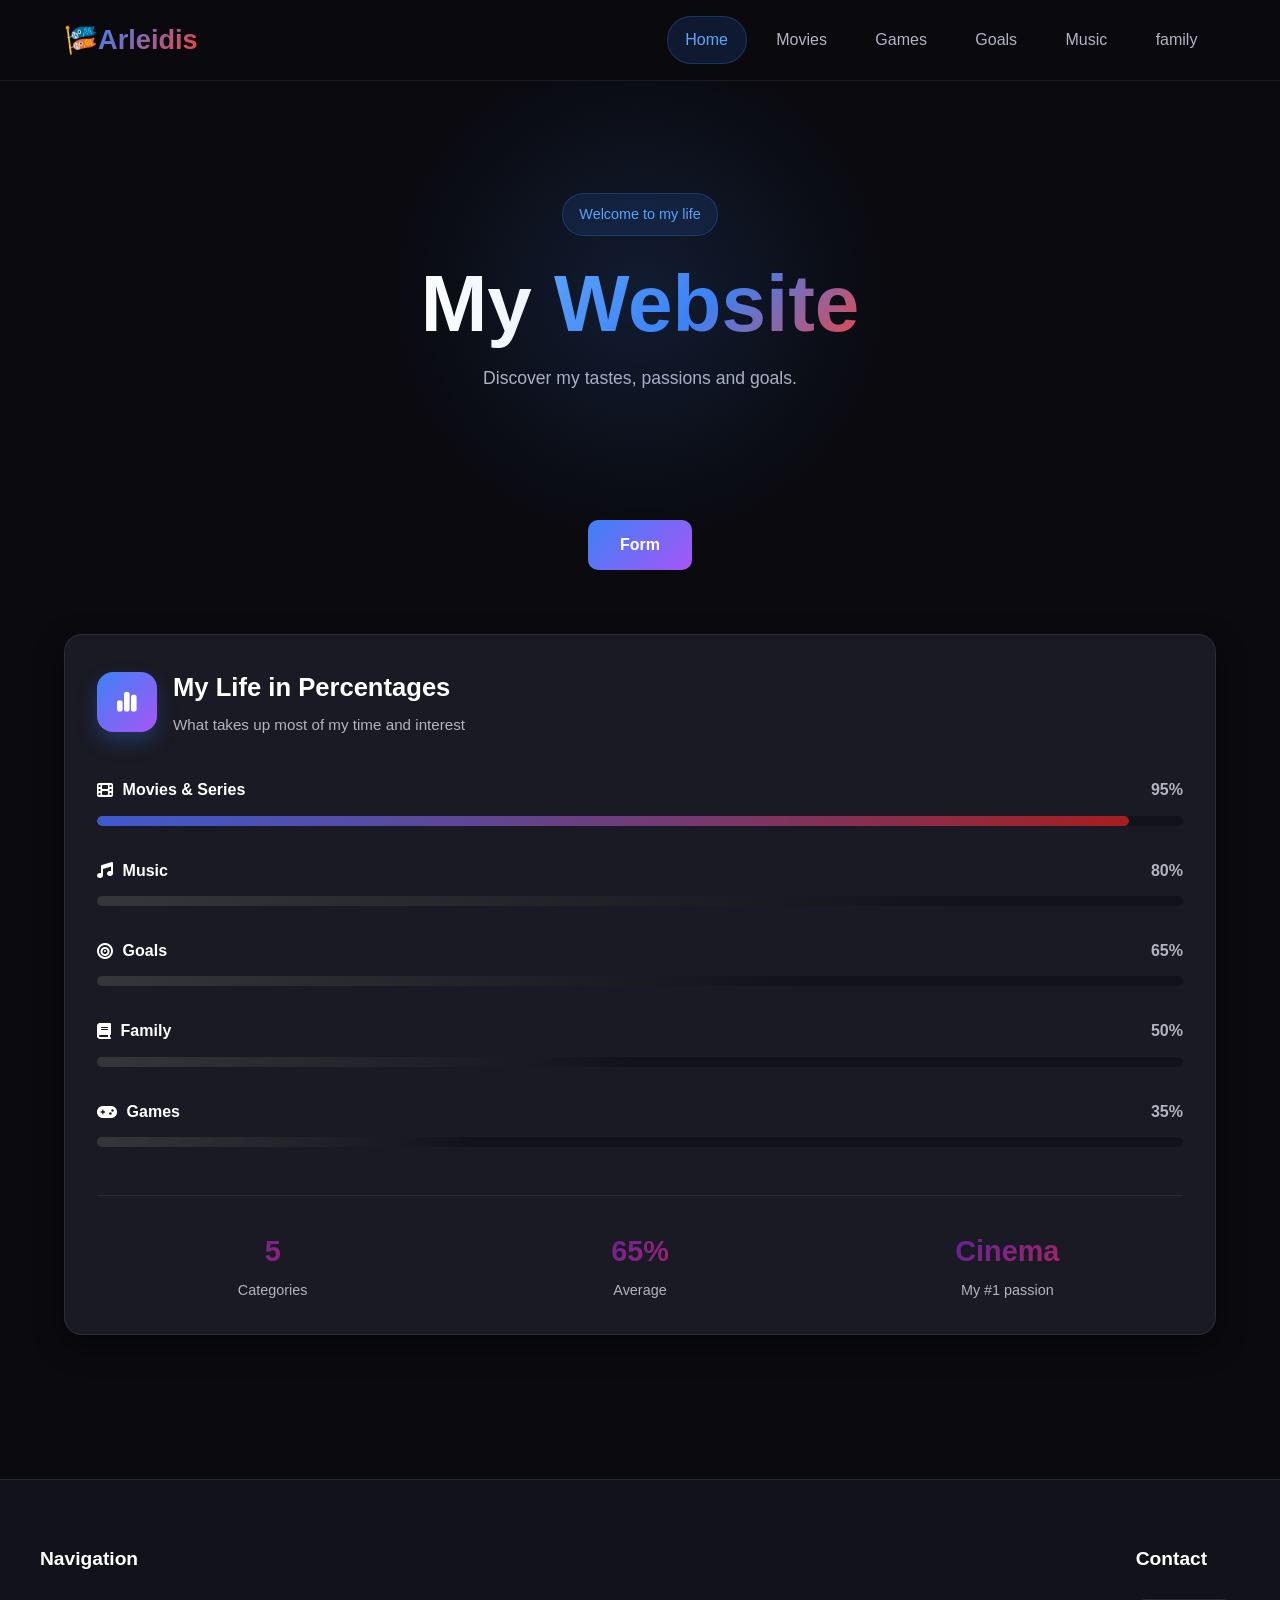
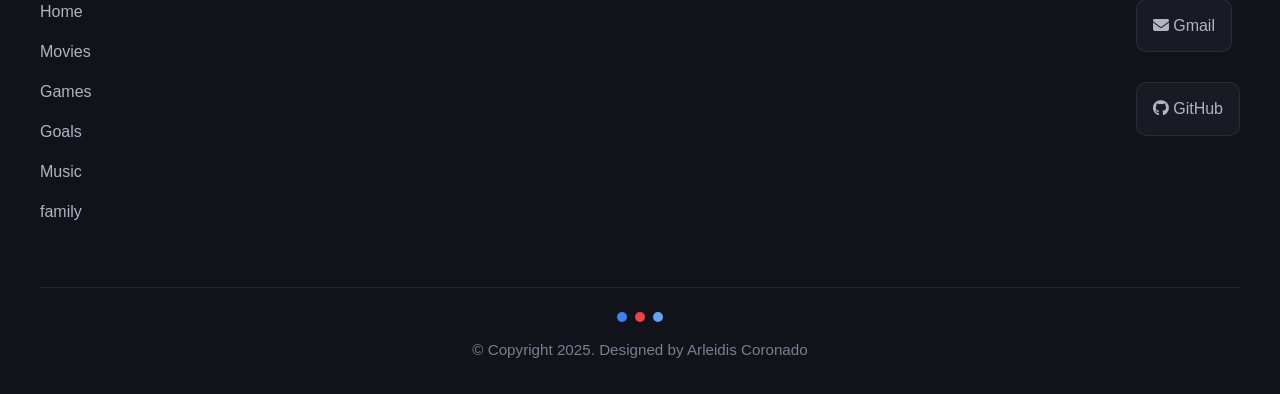
<file: index.html>
<!DOCTYPE html>
<html lang="en">

<head>
    <meta charset="UTF-8">
    <meta name="viewport" content="width=device-width, initial-scale=1.0">
    <title>Home - My Website</title>

    <!-- ICONS -->
    <link rel="stylesheet" href="https://cdnjs.cloudflare.com/ajax/libs/font-awesome/6.5.1/css/all.min.css">

    <link rel="stylesheet" href="css/index.css">
</head>

<body>

    <header class="header">
        <div class="header-content">
            <h1 class="logo">🎏<span>Arleidis</span></h1>

            <nav class="nav-links">
                <a href="index.html" class="nav-link active">Home</a>
                <a href="movies.html" class="nav-link">Movies</a>
                <a href="games.html" class="nav-link">Games</a>
                <a href="Goals.html" class="nav-link">Goals</a>
                <a href="music.html" class="nav-link">Music</a>
                <a href="family.html" class="nav-link">family</a>
            </nav>
        </div>
    </header>

    <main class="main-content">

        <section id="inicio" class="module active">

            <!-- HERO -->
            <div class="hero">
                <div class="hero-badge">Welcome to my life</div>

                <h2 class="hero-title">My <span>Website</span></h2>

                <p class="hero-description">
                    Discover my tastes, passions and goals.
                </p>
            </div>

            <!-- FORM -->
            <!-- FORM -->
            <div class="form-container">
                <button class="form-toggle-btn" onclick="toggleForm()">Form</button>

                <div class="contact-form" id="contact-form" style="display:none;">

                    <form id="contactForm">

                        <div class="form-group">
                            <label>Name:</label>
                            <input type="text" id="name" required>
                        </div>

                        <div class="form-group">
                            <label>Group-scrum:</label>
                            <input type="text" id="group" required>
                        </div>

                        <div class="form-group">
                            <label>Score:</label>
                            <input type="text" id="score" required>
                        </div>

                        <div class="form-group">
                            <label>Message:</label>
                            <input type="text" id="message" required>
                        </div>

                        <button type="submit" class="form-submit-btn">
                            Send your message
                        </button>

                    </form>

                </div>
            </div>

            <!-- PERCENT SECTION -->
            <section class="percent-section">

                <div class="percent-header">
                    <div class="percent-icon">
                        <i class="fa-solid fa-chart-simple"></i>
                    </div>

                    <div>
                        <h2>My Life in Percentages</h2>
                        <p>What takes up most of my time and interest</p>
                    </div>
                </div>

                <!-- ITEM -->
                <div class="progress-item">
                    <div class="progress-title">
                        <span><i class="fa-solid fa-film"></i> Movies & Series</span>
                        <span>95%</span>
                    </div>

                    <div class="progress-bar">
                        <div class="progress-fill peliculas"></div>
                    </div>
                </div>

                <!-- ITEM -->
                <div class="progress-item">
                    <div class="progress-title">
                        <span><i class="fa-solid fa-music"></i> Music</span>
                        <span>80%</span>
                    </div>

                    <div class="progress-bar">
                        <div class="progress-fill musica"></div>
                    </div>
                </div>

                <!-- ITEM -->
                <div class="progress-item">
                    <div class="progress-title">
                        <span><i class="fa-solid fa-bullseye"></i> Goals</span>
                        <span>65%</span>
                    </div>

                    <div class="progress-bar">
                        <div class="progress-fill metas"></div>
                    </div>
                </div>

                <!-- ITEM -->
                <div class="progress-item">
                    <div class="progress-title">
                        <span><i class="fa-solid fa-book"></i> Family</span>
                        <span>50%</span>
                    </div>

                    <div class="progress-bar">
                        <div class="progress-fill family"></div>
                    </div>
                </div>

                <!-- ITEM -->
                <div class="progress-item">
                    <div class="progress-title">
                        <span><i class="fa-solid fa-gamepad"></i> Games</span>
                        <span>35%</span>
                    </div>

                    <div class="progress-bar">
                        <div class="progress-fill juegos"></div>
                    </div>
                </div>

                <!-- STATS -->
                <div class="stats-container">

                    <div class="stat-box">
                        <h3>5</h3>
                        <p>Categories</p>
                    </div>

                    <div class="stat-box">
                        <h3>65%</h3>
                        <p>Average</p>
                    </div>

                    <div class="stat-box">
                        <h3>Cinema</h3>
                        <p>My #1 passion</p>
                    </div>

                </div>

            </section>

        </section>

    </main>

    <!-- FOOTER -->
    <footer class="footer">

        <div class="footer-container">

            <!-- NAVIGATION -->
            <div class="footer-column">
                <h3>Navigation</h3>

                <a href="index.html">Home</a>
                <a href="movies.html">Movies</a>
                <a href="games.html">Games</a>
                <a href="Goals.html">Goals</a>
                <a href="music.html">Music</a>
                <a href="family.html">family</a>
            </div>

            <!-- CONTACT -->
            <div class="footer-column">
                <h3>Contact</h3>

                <div class="contact-buttons">

                    <a href="mailto:arlcornd@gmail.com" class="contact-btn">
                        <i class="fa-solid fa-envelope"></i> Gmail
                    </a>

                    <a href="https://github.com/Aetheresa" target="_blank" class="contact-btn">
                        <i class="fa-brands fa-github"></i> GitHub
                    </a>

                </div>
            </div>

        </div>

        <!-- Footer -->
        <div class="footer-bottom">

            <div class="footer-dots">
                <span></span>
                <span></span>
                <span></span>
            </div>

            <p>© Copyright 2025. Designed by Arleidis Coronado</p>

        </div>

    </footer>

    <script src="js/script.js"></script>

</body>

</html>
</file>
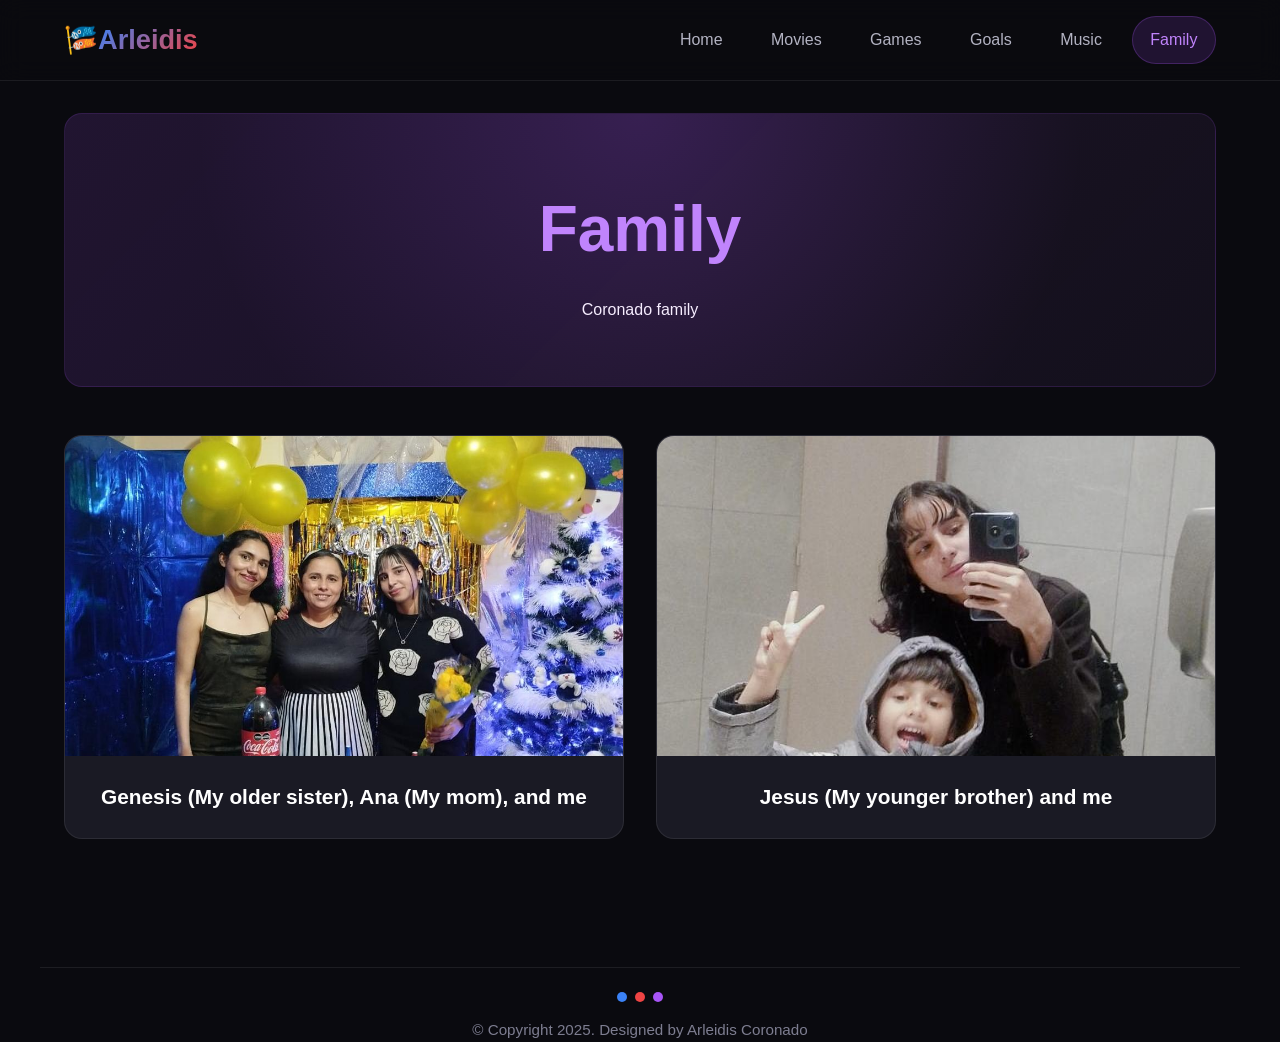
<file: family.html>
<!DOCTYPE html>
<html lang="en">

<head>
    <meta charset="UTF-8">
    <meta name="viewport" content="width=device-width, initial-scale=1.0">
    <title>Family</title>
    <link rel="stylesheet" href="css/family.css">
</head>

<body>
    <header class="header">
        <div class="header-content">
            <h1 class="logo">🎏<span>Arleidis</span></h1>

            <nav class="nav-links">
                <a href="index.html" class="nav-link">Home</a>
                <a href="movies.html" class="nav-link">Movies</a>
                <a href="games.html" class="nav-link">Games</a>
                <a href="Goals.html" class="nav-link">Goals</a>
                <a href="music.html" class="nav-link">Music</a>
                <a href="family.html" class="nav-link active">Family</a>
            </nav>
        </div>
    </header>

    <main>
        <section id="family-section" class="module active">

            <div class="module-hero purple">
                <h2>Family</h2>
                <p>Coronado family</p>
            </div>

            <div class="family-grid">

                <article class="family-card">
                    <div class="family-cover">
                         <img src="img/family.jpg" alt="Family">
                    </div>
                    <div class="family-body">
                        <h3>Genesis (My older sister), Ana (My mom), and me</h3>
                    </div>
                </article>
                <article class="family-card">
                    <div class="family-cover">
                         <img src="img/brother.jpeg" alt="Family">
                    </div>
                    <div class="family-body">
                        <h3>Jesus (My younger brother) and me</h3>
                    </div>
                </article>

            </div>
        </section>
    </main>

    <!-- Footer -->
    <footer>
        <div class="footer-bottom">
            <div class="footer-dots">
                <span></span>
                <span></span>
                <span></span>
            </div>
            <p>© Copyright 2025. Designed by Arleidis Coronado</p>
        </div>
    </footer>

    <script src="js/script.js"></script>
</body>

</html>
</file>
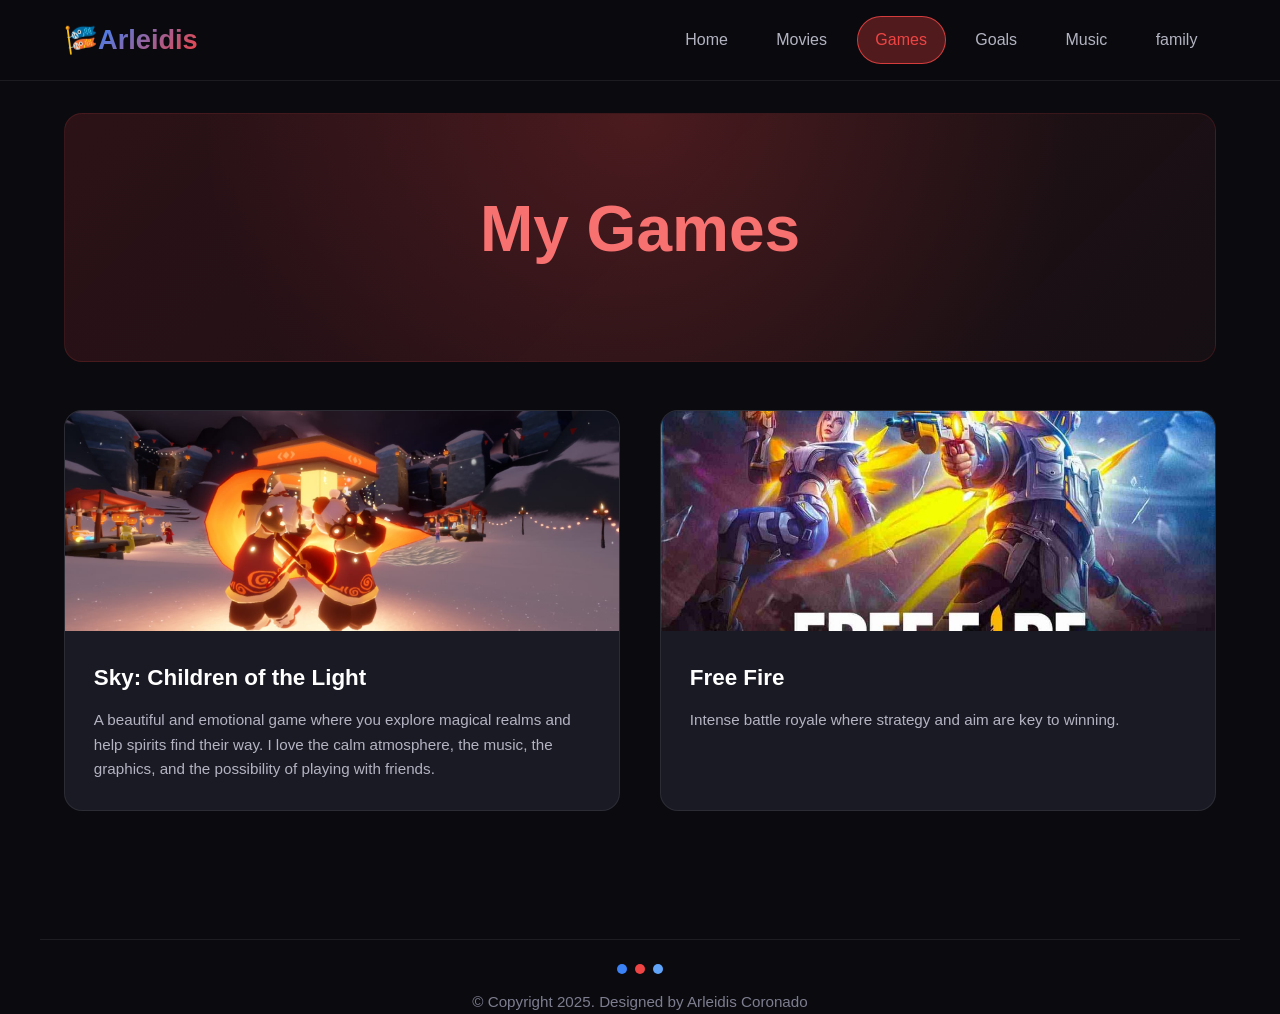
<file: games.html>
<!DOCTYPE html>
<html lang="en">

<head>
    <meta charset="UTF-8">
    <meta name="viewport" content="width=device-width, initial-scale=1.0">
    <title>Games</title>
    <link rel="stylesheet" href="css/games.css">
</head>

<body>
    <header class="header">
        <div class="header-content">
            <h1 class="logo">🎏<span>Arleidis</span></h1>

            <nav class="nav-links">
                <a href="index.html" class="nav-link">Home</a>
                <a href="movies.html" class="nav-link">Movies</a>
                <a href="games.html" class="nav-link active">Games</a>
                <a href="Goals.html" class="nav-link">Goals</a>
                <a href="music.html" class="nav-link">Music</a>
                <a href="family.html" class="nav-link">family</a>
            </nav>
        </div>

    </header>

    <main>

        <section id="juegos" class="module active">

            <div class="module-hero red">
                <h2>My Games</h2>
            </div>

            <div class="games-list">

                <article class="game-card">
                    <div class="game-image">
                        <img src="img/sky.jpg" alt="Sky">
                    </div>

                    <div class="game-content">
                        <h3>Sky: Children of the Light</h3>
                        <p>
                            A beautiful and emotional game where you explore magical realms and help spirits find their way.
                            I love the calm atmosphere, the music, the graphics, and the possibility of playing with friends.
                        </p>
                    </div>
                </article>

                <article class="game-card">
                    <div class="game-image">
                        <img src="img/freefire.jpg" alt="Free Fire">
                    </div>

                    <div class="game-content">
                        <h3>Free Fire</h3>
                        <p>
                            Intense battle royale where strategy and aim are key to winning.
                        </p>
                    </div>
                </article>

            </div>
        </section>

    </main>
    <!-- Footer -->
    <footer>
        <div class="footer-bottom">

            <div class="footer-dots">
                <span></span>
                <span></span>
                <span></span>
            </div>

            <p>© Copyright 2025. Designed by Arleidis Coronado</p>

        </div>

    </footer>

    <script src="js/script.js"></script>
</body>

</html>
</file>
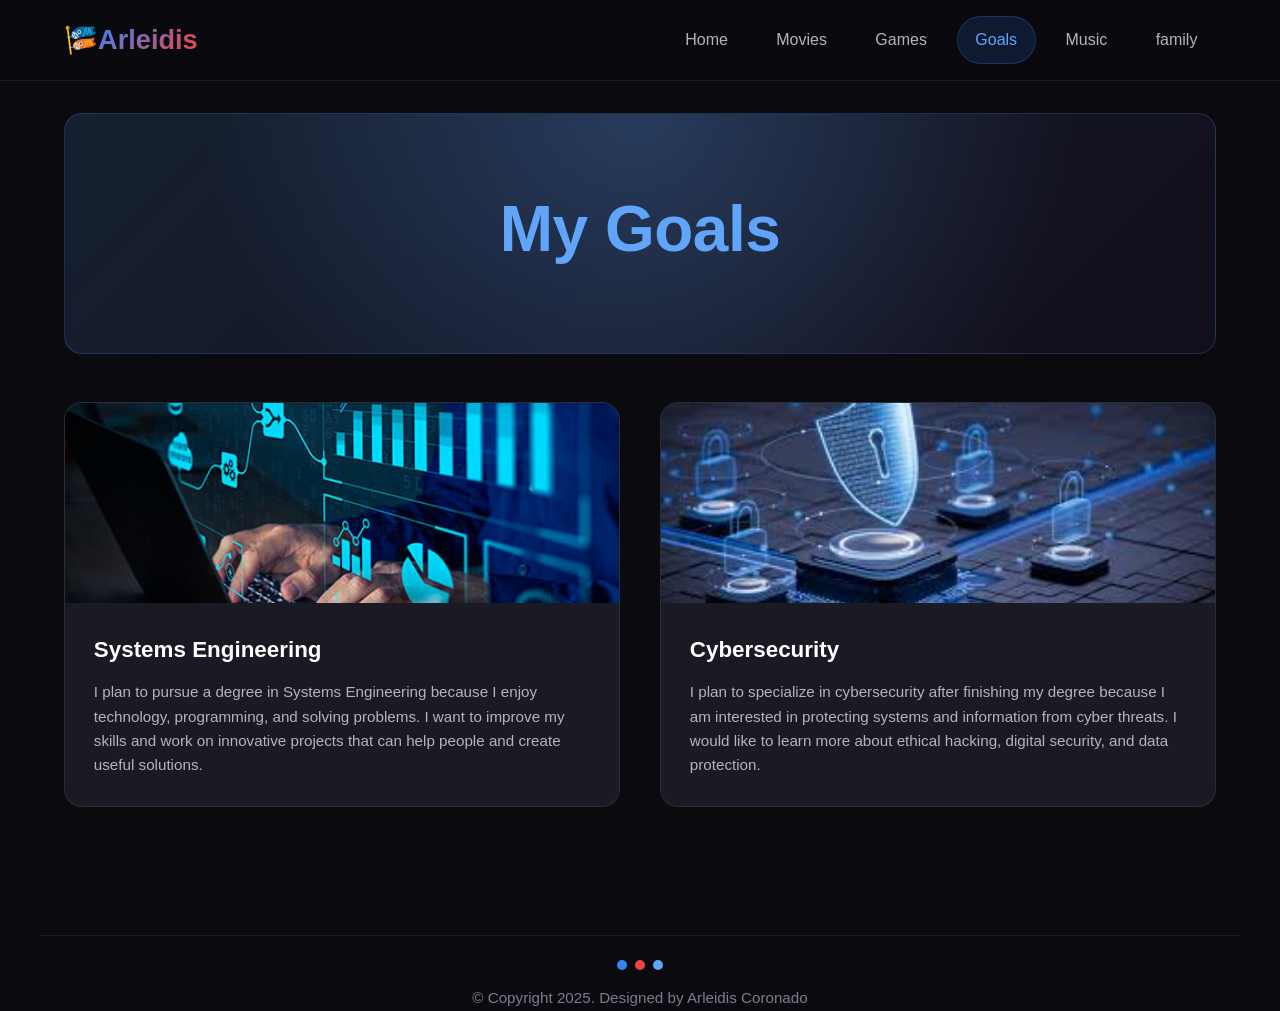
<file: Goals.html>
<!DOCTYPE html>
<html lang="en">

<head>
    <meta charset="UTF-8">
    <meta name="viewport" content="width=device-width, initial-scale=1.0">
    <title>Goals</title>
    <link rel="stylesheet" href="css/goals.css">
</head>

<body>
    <header class="header">
        <div class="header-content">
            <h1 class="logo">🎏<span>Arleidis</span></h1>

            <nav class="nav-links">
                <a href="index.html" class="nav-link">Home</a>
                <a href="movies.html" class="nav-link">Movies</a>
                <a href="games.html" class="nav-link">Games</a>
                <a href="Goals.html" class="nav-link active">Goals</a>
                <a href="music.html" class="nav-link">Music</a>
                <a href="family.html" class="nav-link">family</a>
            </nav>
        </div>
    </header>

    <main>

        <section id="metas" class="module active">

            <div class="module-hero light-blue">
                <h2>My Goals</h2>
            </div>

            <div class="goals-grid">

                <article class="goal-card blue">
                    <div class="goal-header">
                        <img src="img/ing.png">
                    </div>

                    <div class="goal-body">
                        <h3>Systems Engineering</h3>
                        <p>
                            I plan to pursue a degree in Systems Engineering because I enjoy technology,
                            programming, and solving problems. I want to improve my skills and work on
                            innovative projects that can help people and create useful solutions.
                        </p>
                    </div>
                </article>

                <article class="goal-card blue">
                    <div class="goal-header">
                        <img src="img/cyber.png">
                    </div>

                    <div class="goal-body">
                        <h3>Cybersecurity</h3>
                        <p>
                            I plan to specialize in cybersecurity after finishing my degree because I am
                            interested in protecting systems and information from cyber threats. I would
                            like to learn more about ethical hacking, digital security, and data protection.
                        </p>
                    </div>
                </article>

            </div>
        </section>

    </main>
    <!-- Footer -->
    <footer>
        <div class="footer-bottom">

            <div class="footer-dots">
                <span></span>
                <span></span>
                <span></span>
            </div>

            <p>© Copyright 2025. Designed by Arleidis Coronado</p>

        </div>

    </footer>

    <script src="js/script.js"></script>
</body>

</html>
</file>
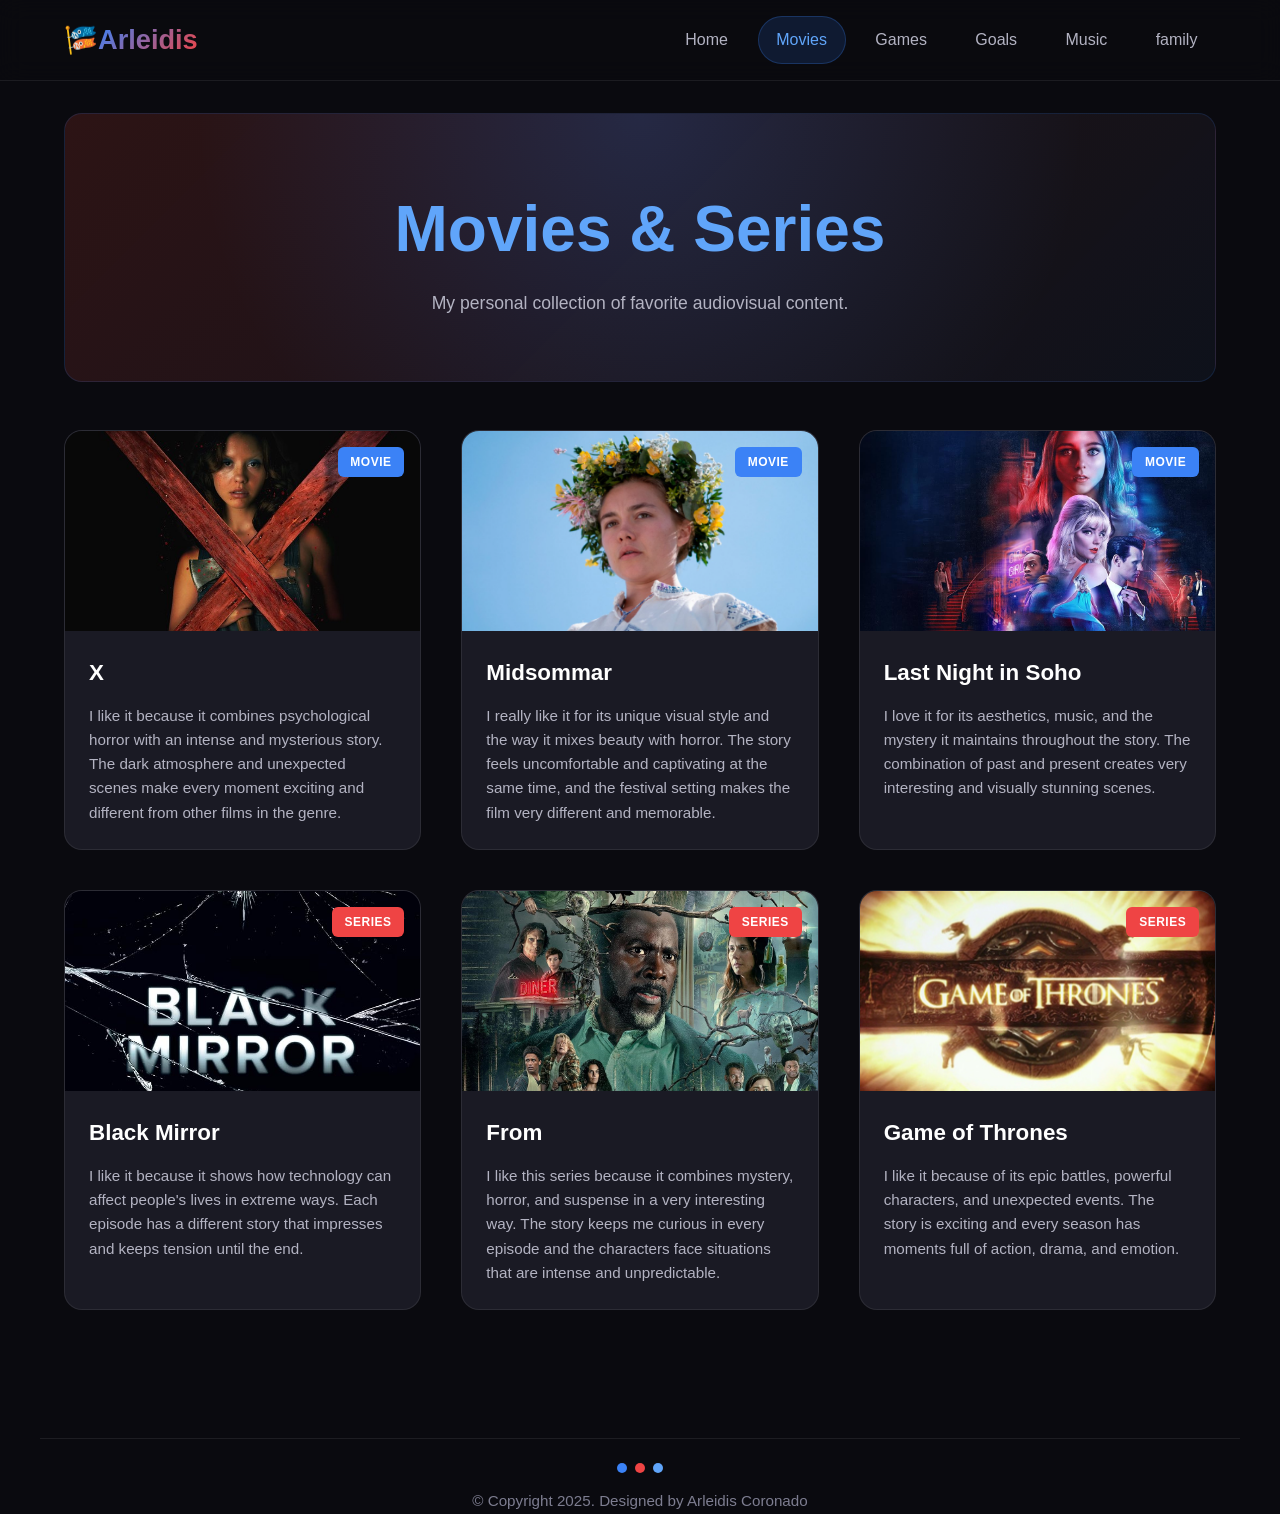
<file: movies.html>
<!DOCTYPE html>
<html lang="en">

<head>
    <meta charset="UTF-8">
    <meta name="viewport" content="width=device-width, initial-scale=1.0">
    <title>Movies</title>
    <link rel="stylesheet" href="css/movies.css">
</head>

<body>

    <header class="header">
        <div class="header-content">
            <h1 class="logo">🎏<span>Arleidis</span></h1>

            <nav class="nav-links">
                <a href="index.html" class="nav-link">Home</a>
                <a href="movies.html" class="nav-link active">Movies</a>
                <a href="games.html" class="nav-link">Games</a>
                <a href="Goals.html" class="nav-link">Goals</a>
                <a href="music.html" class="nav-link">Music</a>
                <a href="family.html" class="nav-link">family</a>
            </nav>
        </div>
    </header>

    <main>

        <section id="peliculas" class="module active">

            <div class="module-hero blue">
                <h2>Movies & Series</h2>

                <p>
                    My personal collection of favorite audiovisual content.
                </p>
            </div>

            <div class="content-grid">

                <article class="content-card blue">
                    <div class="card-image">
                        <img src="img/x.png" alt="Movie X">
                        <span class="card-badge blue">MOVIE</span>
                    </div>

                    <div class="card-body">
                        <h3>X</h3>
                        <p>
                            I like it because it combines psychological horror with an intense and mysterious story.
                            The dark atmosphere and unexpected scenes make every moment exciting and different from
                            other films in the genre.
                        </p>
                    </div>
                </article>

                <article class="content-card blue">
                    <div class="card-image">
                        <img src="img/midsommar.png" alt="Midsommar">
                        <span class="card-badge blue">MOVIE</span>
                    </div>

                    <div class="card-body">
                        <h3>Midsommar</h3>
                        <p>
                            I really like it for its unique visual style and the way it mixes beauty with horror.
                            The story feels uncomfortable and captivating at the same time, and the festival setting
                            makes the film very different and memorable.
                        </p>
                    </div>
                </article>

                <article class="content-card blue">
                    <div class="card-image">
                        <img src="img/soho.jpg" alt="Last Night in Soho">
                        <span class="card-badge blue">MOVIE</span>
                    </div>

                    <div class="card-body">
                        <h3>Last Night in Soho</h3>
                        <p>
                            I love it for its aesthetics, music, and the mystery it maintains throughout the story.
                            The combination of past and present creates very interesting and visually stunning scenes.
                        </p>
                    </div>
                </article>

                <article class="content-card red">
                    <div class="card-image">
                        <img src="img/blackmirror.png" alt="Blackmirror">
                        <span class="card-badge red">SERIES</span>
                    </div>

                    <div class="card-body">
                        <h3>Black Mirror</h3>
                        <p>
                            I like it because it shows how technology can affect people's lives in extreme ways.
                            Each episode has a different story that impresses and keeps tension until the end.
                        </p>
                    </div>
                </article>
                <article class="content-card red">
                        <div class="card-image">
                            <img src="img/from.png" alt="From">
                            <span class="card-badge red">SERIES</span>
                        </div>

                    <div class="card-body">
                        <h3>From</h3>
                        <p>
                            I like this series because it combines mystery, horror, and suspense in a very interesting
                            way.
                            The story keeps me curious in every episode and the characters face situations that are
                            intense and unpredictable.
                        </p>
                    </div>
                </article>

                <article class="content-card red">
                    <div class="card-image">
                        <img src="img/GOT.png" alt="GOT">
                        <span class="card-badge red">SERIES</span>
                    </div>

                    <div class="card-body">
                        <h3>Game of Thrones</h3>
                        <p>
                            I like it because of its epic battles, powerful characters, and unexpected events.
                            The story is exciting and every season has moments full of action, drama, and emotion.
                        </p>
                    </div>
                </article>

            </div>

        </section>

    </main>
    <!-- Footer -->
    <footer>
        <div class="footer-bottom">

            <div class="footer-dots">
                <span></span>
                <span></span>
                <span></span>
            </div>

            <p>© Copyright 2025. Designed by Arleidis Coronado</p>

        </div>

    </footer>

    <script src="js/script.js"></script>
</body>

</html>
</file>
<file: css/index.css>
/* =========================
   RESET Y VARIABLES
========================= */
:root {
  --bg-primary: #0a0a0f;
  --bg-secondary: #12121a;
  --bg-card: #1a1a24;

  --text-primary: #ffffff;
  --text-secondary: #b3b3c2;
  --text-muted: #7d7d90;

  --blue: #3b82f6;
  --blue-light: #60a5fa;
  --red: #ef4444;
  --red-light: #f87171;
  --purple: #a855f7;

  --border: rgba(255,255,255,0.08);

  --radius: 18px;
  --radius-sm: 10px;

  --shadow: 0 10px 30px rgba(0,0,0,0.35);
}

*{
  margin: 0;
  padding: 0;
  box-sizing: border-box;
}

html{
  scroll-behavior: smooth;
}

body{
  font-family: 'Segoe UI', sans-serif;
  background: var(--bg-primary);
  color: var(--text-primary);
  min-height: 100vh;
  line-height: 1.6;
}

/* =========================
   HEADER & NAVBAR
========================= */
.header{
  position: sticky;
  top: 0;
  z-index: 100;
  background: rgba(10,10,15,0.9);
  backdrop-filter: blur(12px);
  border-bottom: 1px solid var(--border);
}

.header-content{
  max-width: 1200px;
  margin: auto;
  padding: 1rem 1.5rem;
  display: flex;
  justify-content: space-between;
  align-items: center;
  gap: 1rem;
  flex-wrap: wrap;
}

.logo{
  font-size: 1.7rem;
  font-weight: 800;
}

.logo span{
  background: linear-gradient(135deg, var(--blue), var(--red));
  -webkit-background-clip: text;
  background-clip: text;
  color: transparent;
}

.nav-links{
  display: flex;
  gap: .7rem;
  flex-wrap: wrap;
}

.nav-link{
  text-decoration: none;
  color: var(--text-secondary);
  padding: .65rem 1.1rem;
  border-radius: 999px;
  transition: .3s ease;
  border: 1px solid transparent;
}

.nav-link:hover{
  background: var(--bg-card);
  color: white;
  border-color: var(--border);
}

.nav-link.active{
  background: rgba(59,130,246,0.15);
  color: var(--blue-light);
  border-color: rgba(59,130,246,0.25);
}

/* =========================
   MAIN STRUCUTRE & HERO
========================= */
.main-content{
  max-width: 1200px;
  margin: auto;
  padding: 2rem 1.5rem 4rem;
}

.hero{
  padding: 5rem 1rem;
  text-align: center;
  position: relative;
}

.hero::before{
  content: "";
  position: absolute;
  width: 500px;
  height: 500px;
  left: 50%;
  top: 50%;
  transform: translate(-50%,-50%);
  background: radial-gradient(circle, rgba(59,130,246,.15), transparent 70%);
  pointer-events: none;
}

.hero-badge{
  display: inline-block;
  padding: .55rem 1rem;
  border-radius: 999px;
  background: rgba(59,130,246,.12);
  border: 1px solid rgba(59,130,246,.25);
  color: var(--blue-light);
  font-size: .9rem;
  margin-bottom: 1.5rem;
}

.hero-title{
  font-size: clamp(2.5rem, 8vw, 5rem);
  font-weight: 900;
  line-height: 1.1;
  margin-bottom: 1rem;
}

.hero-title span{
  background: linear-gradient(135deg, var(--blue-light), var(--blue), var(--red));
  -webkit-background-clip: text;
  background-clip: text;
  color: transparent;
}

.hero-description{
  max-width: 600px;
  margin: auto;
  color: var(--text-secondary);
  font-size: 1.1rem;
}

/* =========================
   FORMULARIO CONTÁCTAME
========================= */
.form-container{
  margin-top: 3rem;
  text-align: center;
}

.form-toggle-btn{
  background: linear-gradient(135deg, var(--blue), var(--purple));
  color: white;
  border: none;
  padding: 1rem 2rem;
  border-radius: var(--radius-sm);
  font-size: 1rem;
  font-weight: 700;
  cursor: pointer;
  transition: .3s ease;
}

.form-toggle-btn:hover{
  transform: translateY(-3px);
  box-shadow: 0 10px 25px rgba(59,130,246,.3);
}

.contact-form{
  margin: 2rem auto 0;
  max-width: 500px;
  background: var(--bg-card);
  border: 1px solid var(--border);
  border-radius: var(--radius);
  padding: 2rem;
  text-align: left;
  animation: fadeUp .4s ease;
}

.contact-form h3{
  text-align: center;
  margin-bottom: 1.5rem;
}

.form-group{
  margin-bottom: 1.2rem;
}

.form-group label{
  display: block;
  margin-bottom: .5rem;
  color: var(--text-secondary);
}

.form-group input{
  width: 100%;
  padding: .9rem 1rem;
  outline: none;
  border-radius: var(--radius-sm);
  background: var(--bg-secondary);
  color: white;
  border: 1px solid transparent;
  transition: .3s ease;
}

.form-group input:focus{
  border-color: var(--blue);
  box-shadow: 0 0 0 3px rgba(59,130,246,.15);
}

.form-submit-btn{
  width: 100%;
  margin-top: 1rem;
  border: none;
  cursor: pointer;
  padding: 1rem;
  border-radius: var(--radius-sm);
  font-weight: 700;
  font-size: 1rem;
  color: white;
  background: linear-gradient(135deg, var(--blue), var(--purple));
  transition: .3s ease;
}

.form-submit-btn:hover{
  transform: translateY(-2px);
  box-shadow: 0 10px 20px rgba(59,130,246,.25);
}

/* =========================
   SECCION PORCENTAJES (LÍNEAS DE PROGRESO)
========================= */
.percent-section{
  margin-top: 4rem;
  background: var(--bg-card);
  border: 1px solid var(--border);
  border-radius: var(--radius);
  padding: 2rem;
  box-shadow: var(--shadow);
}

.percent-header{
  display: flex;
  align-items: center;
  gap: 1rem;
  margin-bottom: 2.5rem;
}

.percent-icon{
  width: 60px;
  height: 60px;
  border-radius: 16px;
  display: flex;
  align-items: center;
  justify-content: center;
  font-size: 1.4rem;
  color: white;
  background: linear-gradient(135deg, var(--blue), var(--purple));
  box-shadow: 0 10px 20px rgba(59,130,246,.25);
}

.percent-header h2{
  font-size: 1.6rem;
  margin-bottom: .3rem;
}

.percent-header p{
  color: var(--text-secondary);
  font-size: .95rem;
}

.progress-item{
  margin-bottom: 2rem;
}

.progress-title{
  display: flex;
  justify-content: space-between;
  align-items: center;
  margin-bottom: .8rem;
  color: var(--text-primary);
  font-weight: 600;
}

.progress-title span:first-child{
  display: flex;
  align-items: center;
  gap: .6rem;
}

.progress-title span:last-child{
  color: var(--text-secondary);
}

.progress-bar{
  width: 100%;
  height: 10px;
  background: var(--bg-secondary);
  border-radius: 999px;
  overflow: hidden;
}

.progress-fill{
  height: 100%;
  border-radius: 999px;
  position: relative;
}

.progress-fill::after{
  content: "";
  position: absolute;
  inset: 0;
  background: linear-gradient(90deg, rgba(255,255,255,.15), transparent);
}

/* CLASES DE LLENADO ESPECÍFICAS */
.peliculas{
  width: 95%;
  background: linear-gradient(90deg, rgb(28, 62, 197), rgb(167, 30, 30));
}

.musica{
  width: 80%;
  background: linear-gradient(90deg, #ff8a3d);
}

.metas{
  width: 65%;
  background: linear-gradient(90deg, #1451ae);
}

.family{
  width: 50%;
  background: linear-gradient(90deg,#732eb9);
}

.juegos{
  width: 35%;
  background: linear-gradient(90deg, #ff3d3d);
}

/* =========================
   ESTADISTICAS
========================= */
.stats-container{
  margin-top: 3rem;
  padding-top: 2rem;
  border-top: 1px solid var(--border);
  display: grid;
  grid-template-columns: repeat(3, 1fr);
  gap: 1rem;
}

.stat-box{
  text-align: center;
}

.stat-box h3{
  font-size: 1.8rem;
  font-weight: 800;
  background: linear-gradient(135deg, rgb(17, 40, 171), rgb(133, 34, 133), rgb(227, 41, 24));
  -webkit-background-clip: text;
  background-clip: text;
  color: transparent;
}

.stat-box p{
  margin-top: .3rem;
  color: var(--text-secondary);
  font-size: .9rem;
}

/* =========================
   FOOTER
========================= */
.footer{
  margin-top: 5rem;
  background: var(--bg-secondary);
  border-top: 1px solid var(--border);
  padding: 4rem 1.5rem 2rem;
}

.footer-container{
  max-width: 1200px;
  margin: auto;
  display: flex;
  justify-content: space-between;
  gap: 3rem;
  flex-wrap: wrap;
}

.footer-column h3{
  margin-bottom: 1.5rem;
  font-size: 1.2rem;
}

.footer-column a{
  display: block;
  text-decoration: none;
  color: var(--text-secondary);
  margin-bottom: .9rem;
  transition: .3s ease;
}

.footer-column a:hover{
  color: var(--blue-light);
  transform: translateX(5px);
}

.contact-buttons{
  display: flex;
  flex-direction: column;
  gap: 1rem;
}

.contact-btn{
  display: flex;
  align-items: center;
  gap: .7rem;
  width: fit-content;
  padding: .8rem 1rem;
  border-radius: var(--radius-sm);
  background: var(--bg-card);
  border: 1px solid var(--border);
  color: var(--text-primary);
  transition: .3s ease;
}

.contact-btn:hover{
  transform: translateY(-2px);
  border-color: rgba(59,130,246,.3);
  box-shadow: 0 8px 20px rgba(59,130,246,.15);
}

.footer-bottom{
  max-width: 1200px;
  margin: 3rem auto 0;
  border-top: 1px solid var(--border);
  padding-top: 1.5rem;
  text-align: center;
}

.footer-bottom p{
  color: var(--text-muted);
  font-size: .95rem;
}

.footer-dots{
  display: flex;
  justify-content: center;
  gap: .5rem;
  margin-bottom: 1rem;
}

.footer-dots span{
  width: 10px;
  height: 10px;
  border-radius: 50%;
}

.footer-dots span:nth-child(1){ background: var(--blue); }
.footer-dots span:nth-child(2){ background: var(--red); }
.footer-dots span:nth-child(3){ background: var(--blue-light); }

/* =========================
   ANIMACIONES
========================= */
@keyframes fadeUp{
  from{
    opacity: 0;
    transform: translateY(15px);
  }
  to{
    opacity: 1;
    transform: translateY(0);
  }
}

/* =========================
   RESPONSIVE MODES
========================= */
@media(max-width:768px){
  .header-content{
    flex-direction: column;
    text-align: center;
  }

  .nav-links{
    justify-content: center;
  }

  .hero{
    padding: 4rem 1rem;
  }

  .percent-header{
    flex-direction: column;
    text-align: center;
  }

  .stats-container{
    grid-template-columns: 1fr;
  }

  .footer-container{
    flex-direction: column;
  }
}
</file>
<file: css/family.css>
/* =========================
   RESET Y VARIABLES
========================= */
:root {
  --bg-primary: #0a0a0f;
  --bg-secondary: #12121a;
  --bg-card: #1a1a24;

  --text-primary: #ffffff;
  --text-secondary: #b3b3c2;
  --text-muted: #7d7d90;

  --blue: #3b82f6;
  --blue-light: #60a5fa;
  --red: #ef4444;
  --purple: #a855f7;
  --purple-light: #c084fc;

  --border: rgba(255,255,255,0.08);

  --radius: 18px;
  --radius-sm: 10px;

  --shadow: 0 10px 30px rgba(0,0,0,0.35);
}

*{
  margin: 0;
  padding: 0;
  box-sizing: border-box;
}

body{
  font-family: 'Segoe UI', sans-serif;
  background: var(--bg-primary);
  color: var(--text-primary);
  min-height: 100vh;
  line-height: 1.6;
}

/* =========================
   HEADER & NAVBAR
========================= */
.header{
  position: sticky;
  top: 0;
  z-index: 100;
  background: rgba(10,10,15,0.9);
  backdrop-filter: blur(12px);
  border-bottom: 1px solid var(--border);
}

.header-content{
  max-width: 1200px;
  margin: auto;
  padding: 1rem 1.5rem;
  display: flex;
  justify-content: space-between;
  align-items: center;
  gap: 1rem;
  flex-wrap: wrap;
}

.logo{
  font-size: 1.7rem;
  font-weight: 800;
}

.logo span{
  background: linear-gradient(135deg, var(--blue), var(--red));
  -webkit-background-clip: text;
  background-clip: text;
  color: transparent;
}

.nav-links{
  display: flex;
  gap: .7rem;
  flex-wrap: wrap;
}

.nav-link{
  text-decoration: none;
  color: var(--text-secondary);
  padding: .65rem 1.1rem;
  border-radius: 999px;
  transition: .3s ease;
  border: 1px solid transparent;
}

.nav-link:hover{
  background: var(--bg-card);
  color: white;
  border-color: var(--border);
}

.nav-link.active{
  background: rgba(168,85,247,0.15);
  color: var(--purple-light);
  border-color: rgba(168,85,247,0.25);
}

/* =========================
   MAIN CONTENT STRUCTURE
========================= */
main{
  max-width: 1200px;
  margin: auto;
  padding: 2rem 1.5rem 4rem;
}

/* =========================
   HERO FAMILY (PURPLE)
========================= */
.module-hero{
  text-align: center;
  padding: 4rem 1rem;
  margin-bottom: 3rem;
  position: relative;
  overflow: hidden;
  border-radius: var(--radius);
}

.module-hero.purple{
  background: linear-gradient(135deg, rgba(168,85,247,0.15), rgba(192,132,252,0.05));
  border: 1px solid rgba(168,85,247,0.15);
}

.module-hero::before{
  content: "";
  position: absolute;
  inset: 0;
  background: radial-gradient(circle at top, rgba(168,85,247,0.2), transparent 70%);
}

.module-hero h2{
  position: relative;
  z-index: 2;
  font-size: clamp(2rem, 6vw, 4rem);
  color: var(--purple-light);
  margin-bottom: 1rem;
}

/* =========================
   FAMILY GRID
========================= */
.family-grid{
  display: grid;
  grid-template-columns: repeat(auto-fit, minmax(280px, 1fr));
  gap: 2rem;
  justify-content: center;
}

/* =========================
   FAMILY CARDS
========================= */
.family-card{
  background: var(--bg-card);
  border: 1px solid var(--border);
  border-radius: var(--radius);
  overflow: hidden;
  transition: .35s ease;
  position: relative;
  display: flex;
  flex-direction: column;
}

.family-card:hover{
  transform: translateY(-6px);
  box-shadow: var(--shadow);
  border-color: rgba(168,85,247,0.4);
}

/* CONTENEDOR DE LA FOTO */
.family-cover{
  height: 320px; /* Un poco más alto para favorecer retratos familiares */
  background: var(--bg-secondary);
  overflow: hidden;
  position: relative;
}

.family-cover img {
  width: 100%;
  height: 100%;
  object-fit: cover; /* Evita que la foto familiar se distorsione */
  transition: .4s ease;
}

.family-card:hover .family-cover img{
  transform: scale(1.03);
}

/* PIE DE LA TARJETA */
.family-body{
  padding: 1.5rem;
  text-align: center;
}

.family-body h3{
  font-size: 1.3rem;
  font-weight: 700;
  transition: color .3s ease;
}

.family-card:hover .family-body h3{
  color: var(--purple-light);
}

/* =========================
   FOOTER (MINIMALISTA)
========================= */
.footer-bottom{
  max-width: 1200px;
  margin: 4rem auto 0;
  border-top: 1px solid var(--border);
  padding-top: 1.5rem;
  text-align: center;
}

.footer-bottom p{
  color: var(--text-muted);
  font-size: .95rem;
}

.footer-dots{
  display: flex;
  justify-content: center;
  gap: .5rem;
  margin-bottom: 1rem;
}

.footer-dots span{
  width: 10px;
  height: 10px;
  border-radius: 50%;
}

.footer-dots span:nth-child(1){ background: var(--blue); }
.footer-dots span:nth-child(2){ background: var(--red); }
.footer-dots span:nth-child(3){ background: var(--purple); }

/* =========================
   RESPONSIVE
========================= */
@media(max-width:768px){
  .header-content{
    flex-direction: column;
    text-align: center;
  }

  .nav-links{
    justify-content: center;
  }

  .family-grid{
    grid-template-columns: 1fr;
  }

  .family-cover{
    height: 260px;
  }
}
</file>
<file: css/games.css>
/* =========================
   RESET Y VARIABLES
========================= */
:root {
  --bg-primary: #0a0a0f;
  --bg-secondary: #12121a;
  --bg-card: #1a1a24;

  --text-primary: #ffffff;
  --text-secondary: #b3b3c2;
  --text-muted: #7d7d90;

  --blue: #3b82f6;
  --blue-light: #60a5fa;
  --red: #ef4444;
  --red-light: #f87171;

  --border: rgba(255,255,255,0.08);

  --radius: 18px;
  --radius-sm: 10px;

  --shadow: 0 10px 30px rgba(0,0,0,0.35);
}

*{
  margin: 0;
  padding: 0;
  box-sizing: border-box;
}

body{
  font-family: 'Segoe UI', sans-serif;
  background: var(--bg-primary);
  color: var(--text-primary);
  min-height: 100vh;
  line-height: 1.6;
}

/* =========================
   HEADER & NAVBAR
========================= */
.header{
  position: sticky;
  top: 0;
  z-index: 100;
  background: rgba(10,10,15,0.9);
  backdrop-filter: blur(12px);
  border-bottom: 1px solid var(--border);
}

.header-content{
  max-width: 1200px;
  margin: auto;
  padding: 1rem 1.5rem;
  display: flex;
  justify-content: space-between;
  align-items: center;
  gap: 1rem;
  flex-wrap: wrap;
}

.logo{
  font-size: 1.7rem;
  font-weight: 800;
}

.logo span{
  background: linear-gradient(135deg, var(--blue), var(--red));
  -webkit-background-clip: text;
  background-clip: text;
  color: transparent;
}

.nav-links{
  display: flex;
  gap: .7rem;
  flex-wrap: wrap;
}

.nav-link{
  text-decoration: none;
  color: var(--text-secondary);
  padding: .65rem 1.1rem;
  border-radius: 999px;
  transition: .3s ease;
  border: 1px solid transparent;
}

.nav-link:hover{
  background: var(--bg-card);
  color: white;
  border-color: var(--border);
}

.nav-link.active{
  background: rgba(239, 68, 68, 0.313);
  color: rgb(239, 68, 68);
  border-color: rgba(239, 68, 68, 0.838);
}

/* =========================
   MAIN CONTENT STRUCTURE
========================= */
main{
  max-width: 1200px;
  margin: auto;
  padding: 2rem 1.5rem 4rem;
}

/* =========================
   HERO JUEGOS (RED)
========================= */
.module-hero{
  text-align: center;
  padding: 4rem 1rem;
  margin-bottom: 3rem;
  position: relative;
  overflow: hidden;
  border-radius: var(--radius);
}

.module-hero.red{
  background: linear-gradient(135deg, rgba(239,68,68,0.15), rgba(248,113,113,0.05));
  border: 1px solid rgba(239,68,68,0.15);
}

.module-hero::before{
  content: "";
  position: absolute;
  inset: 0;
  background: radial-gradient(circle at top, rgba(239,68,68,0.2), transparent 70%);
}

.module-hero h2{
  position: relative;
  z-index: 2;
  font-size: clamp(2rem, 6vw, 4rem);
  color: var(--red-light);
  margin-bottom: 1rem;
}

/* =========================
   LISTA DE VIDEOJUEGOS
========================= */
.games-list{
  display: grid;
  grid-template-columns: repeat(auto-fit, minmax(320px, 1fr));
  gap: 2.5rem;
}

/* =========================
   TARJETAS DE JUEGOS
========================= */
.game-card{
  background: var(--bg-card);
  border: 1px solid var(--border);
  border-radius: var(--radius);
  overflow: hidden;
  transition: transform .35s ease, border-color .35s ease, box-shadow .35s ease;
  display: flex;
  flex-direction: column;
}

.game-card:hover{
  transform: translateY(-6px);
  border-color: rgba(239,68,68,0.4);
  box-shadow: var(--shadow);
}

/* IMAGEN DEL JUEGO */
.game-image{
  height: 220px;
  overflow: hidden;
  background: var(--bg-secondary);
  position: relative;
}

.game-image img{
  width: 100%;
  height: 100%;
  object-fit: cover;
  transition: transform .4s ease;
}

.game-card:hover .game-image img{
  transform: scale(1.04);
}

/* CONTENIDO DETALLADO */
.game-content{
  padding: 1.8rem;
  display: flex;
  flex-direction: column;
  flex-grow: 1;
}

.game-content h3{
  font-size: 1.4rem;
  margin-bottom: .8rem;
  font-weight: 700;
  transition: color .3s ease;
}

.game-card:hover .game-content h3{
  color: var(--red-light);
}

.game-content p{
  color: var(--text-secondary);
  font-size: .95rem;
  line-height: 1.6;
}

/* =========================
   FOOTER (MINIMALISTA)
========================= */
.footer-bottom{
  max-width: 1200px;
  margin: 4rem auto 0;
  border-top: 1px solid var(--border);
  padding-top: 1.5rem;
  text-align: center;
}

.footer-bottom p{
  color: var(--text-muted);
  font-size: .95rem;
}

.footer-dots{
  display: flex;
  justify-content: center;
  gap: .5rem;
  margin-bottom: 1rem;
}

.footer-dots span{
  width: 10px;
  height: 10px;
  border-radius: 50%;
}

.footer-dots span:nth-child(1){ background: var(--blue); }
.footer-dots span:nth-child(2){ background: var(--red); }
.footer-dots span:nth-child(3){ background: var(--blue-light); }

/* =========================
   RESPONSIVE
========================= */
@media(max-width:768px){
  .header-content{
    flex-direction: column;
    text-align: center;
  }

  .nav-links{
    justify-content: center;
  }

  .games-list{
    grid-template-columns: 1fr;
    gap: 1.5rem;
  }

  .game-image{
    height: 190px;
  }
}
</file>
<file: css/goals.css>
/* =========================
   RESET Y VARIABLES
========================= */
:root {
  --bg-primary: #0a0a0f;
  --bg-secondary: #12121a;
  --bg-card: #1a1a24;

  --text-primary: #ffffff;
  --text-secondary: #b3b3c2;
  --text-muted: #7d7d90;

  --blue: #3b82f6;
  --blue-light: #60a5fa;
  --purple: #a855f7;
  --red: #ef4444;

  --border: rgba(255,255,255,0.08);

  --radius: 18px;
  --radius-sm: 10px;

  --shadow: 0 10px 30px rgba(0,0,0,0.35);
}

*{
  margin: 0;
  padding: 0;
  box-sizing: border-box;
}

body{
  font-family: 'Segoe UI', sans-serif;
  background: var(--bg-primary);
  color: var(--text-primary);
  min-height: 100vh;
  line-height: 1.6;
}

/* =========================
   HEADER & NAVBAR
========================= */
.header{
  position: sticky;
  top: 0;
  z-index: 100;
  background: rgba(10,10,15,0.9);
  backdrop-filter: blur(12px);
  border-bottom: 1px solid var(--border);
}

.header-content{
  max-width: 1200px;
  margin: auto;
  padding: 1rem 1.5rem;
  display: flex;
  justify-content: space-between;
  align-items: center;
  gap: 1rem;
  flex-wrap: wrap;
}

.logo{
  font-size: 1.7rem;
  font-weight: 800;
}

.logo span{
  background: linear-gradient(135deg, var(--blue), var(--red));
  -webkit-background-clip: text;
  background-clip: text;
  color: transparent;
}

.nav-links{
  display: flex;
  gap: .7rem;
  flex-wrap: wrap;
}

.nav-link{
  text-decoration: none;
  color: var(--text-secondary);
  padding: .65rem 1.1rem;
  border-radius: 999px;
  transition: .3s ease;
  border: 1px solid transparent;
}

.nav-link:hover{
  background: var(--bg-card);
  color: white;
  border-color: var(--border);
}

.nav-link.active{
  background: rgba(59,130,246,0.15);
  color: var(--blue-light);
  border-color: rgba(59,130,246,0.25);
}

/* =========================
   MAIN CONTENT STRUCTURE
========================= */
main{
  max-width: 1200px;
  margin: auto;
  padding: 2rem 1.5rem 4rem;
}

/* =========================
   HERO METAS (LIGHT BLUE)
========================= */
.module-hero{
  text-align: center;
  padding: 4rem 1rem;
  margin-bottom: 3rem;
  position: relative;
  overflow: hidden;
  border-radius: var(--radius);
}

.module-hero.light-blue{
  background: linear-gradient(135deg, rgba(96,165,250,0.15), rgba(168,85,247,0.05));
  border: 1px solid rgba(96,165,250,0.2);
}

.module-hero::before{
  content: "";
  position: absolute;
  inset: 0;
  background: radial-gradient(circle at top, rgba(96,165,250,0.25), transparent 70%);
}

.module-hero h2{
  position: relative;
  z-index: 2;
  font-size: clamp(2rem, 6vw, 4rem);
  color: var(--blue-light);
  font-weight: 900;
  margin-bottom: 0.5rem;
  letter-spacing: -0.5px;
}

/* =========================
   GOALS GRID
========================= */
.goals-grid{
  display: grid;
  grid-template-columns: repeat(auto-fit, minmax(300px, 1fr));
  gap: 2.5rem;
}

/* =========================
   TARJETAS DE METAS
========================= */
.goal-card{
  background: var(--bg-card);
  border: 1px solid var(--border);
  border-radius: var(--radius);
  overflow: hidden;
  transition: transform .35s ease, border-color .35s ease, box-shadow .35s ease;
  display: flex;
  flex-direction: column;
}

/* Variación azul para las metas */
.goal-card.blue:hover{
  transform: translateY(-6px);
  border-color: rgba(96,165,250,0.4);
  box-shadow: var(--shadow);
}

/* CONTENEDOR DE LA IMAGEN DE ENCABEZADO */
.goal-header{
  height: 200px;
  background: var(--bg-secondary);
  overflow: hidden;
  position: relative;
}

.goal-header img{
  width: 100%;
  height: 100%;
  object-fit: cover;
  transition: transform .4s ease;
}

.goal-card:hover .goal-header img{
  transform: scale(1.05);
}

/* CUERPO DE LA TARJETA */
.goal-body{
  padding: 1.8rem;
  display: flex;
  flex-direction: column;
  flex-grow: 1;
}

.goal-body h3{
  font-size: 1.4rem;
  margin-bottom: .8rem;
  font-weight: 700;
  transition: color .3s ease;
}

.goal-card:hover .goal-body h3{
  color: var(--blue-light);
}

.goal-body p{
  color: var(--text-secondary);
  font-size: .95rem;
  line-height: 1.6;
}

/* =========================
   FOOTER (MINIMALISTA)
========================= */
.footer-bottom{
  max-width: 1200px;
  margin: 4rem auto 0;
  border-top: 1px solid var(--border);
  padding-top: 1.5rem;
  text-align: center;
}

.footer-bottom p{
  color: var(--text-muted);
  font-size: .95rem;
}

.footer-dots{
  display: flex;
  justify-content: center;
  gap: .5rem;
  margin-bottom: 1rem;
}

.footer-dots span{
  width: 10px;
  height: 10px;
  border-radius: 50%;
}

.footer-dots span:nth-child(1){ background: var(--blue); }
.footer-dots span:nth-child(2){ background: var(--red); }
.footer-dots span:nth-child(3){ background: var(--blue-light); }

/* =========================
   RESPONSIVE
========================= */
@media(max-width:768px){
  .header-content{
    flex-direction: column;
    text-align: center;
  }

  .nav-links{
    justify-content: center;
  }

  .goals-grid{
    grid-template-columns: 1fr;
    gap: 1.5rem;
  }

  .goal-header{
    height: 180px;
  }
}
</file>
<file: css/movies.css>
/* =========================
   RESET Y VARIABLES
========================= */
:root {
  --bg-primary: #0a0a0f;
  --bg-secondary: #12121a;
  --bg-card: #1a1a24;

  --text-primary: #ffffff;
  --text-secondary: #b3b3c2;
  --text-muted: #7d7d90;

  --blue: #3b82f6;
  --blue-light: #60a5fa;
  --red: #ef4444;
  --red-light: #f87171;

  --border: rgba(255,255,255,0.08);

  --radius: 18px;
  --radius-sm: 10px;

  --shadow: 0 10px 30px rgba(0,0,0,0.35);
}

*{
  margin: 0;
  padding: 0;
  box-sizing: border-box;
}

body{
  font-family: 'Segoe UI', sans-serif;
  background: var(--bg-primary);
  color: var(--text-primary);
  min-height: 100vh;
  line-height: 1.6;
}

/* =========================
   HEADER & NAVBAR
========================= */
.header{
  position: sticky;
  top: 0;
  z-index: 100;
  background: rgba(10,10,15,0.9);
  backdrop-filter: blur(12px);
  border-bottom: 1px solid var(--border);
}

.header-content{
  max-width: 1200px;
  margin: auto;
  padding: 1rem 1.5rem;
  display: flex;
  justify-content: space-between;
  align-items: center;
  gap: 1rem;
  flex-wrap: wrap;
}

.logo{
  font-size: 1.7rem;
  font-weight: 800;
}

.logo span{
  background: linear-gradient(135deg, var(--blue), var(--red));
  -webkit-background-clip: text;
  background-clip: text;
  color: transparent;
}

.nav-links{
  display: flex;
  gap: .7rem;
  flex-wrap: wrap;
}

.nav-link{
  text-decoration: none;
  color: var(--text-secondary);
  padding: .65rem 1.1rem;
  border-radius: 999px;
  transition: .3s ease;
  border: 1px solid transparent;
}

.nav-link:hover{
  background: var(--bg-card);
  color: white;
  border-color: var(--border);
}

.nav-link.active{
  background: rgba(59,130,246,0.15);
  color: var(--blue-light);
  border-color: rgba(59,130,246,0.25);
}

/* =========================
   MAIN CONTENT STRUCTURE
========================= */
main{
  max-width: 1200px;
  margin: auto;
  padding: 2rem 1.5rem 4rem;
}

/* =========================
   HERO PELICULAS (BLUE)
========================= */
.module-hero{
  text-align: center;
  padding: 4rem 1rem;
  margin-bottom: 3rem;
  position: relative;
  overflow: hidden;
  border-radius: var(--radius);
}

.module-hero.blue{
  background: linear-gradient(135deg, rgba(246, 78, 59, 0.15), rgba(96,165,250,0.05));
  border: 1px solid rgba(59,130,246,0.15);
}

.module-hero::before{
  content: "";
  position: absolute;
  inset: 0;
  background: radial-gradient(circle at top, rgba(59,130,246,0.2), transparent 70%);
}

.module-hero h2{
  position: relative;
  z-index: 2;
  font-size: clamp(2rem, 6vw, 4rem);
  color: var(--blue-light);
  margin-bottom: 0.5rem;
}

.module-hero p{
  position: relative;
  z-index: 2;
  max-width: 600px;
  margin: auto;
  color: var(--text-secondary);
  font-size: 1.1rem;
}

/* =========================
   CONTENT GRID
========================= */
.content-grid{
  display: grid;
  grid-template-columns: repeat(auto-fit, minmax(300px, 1fr));
  gap: 2.5rem;
}

/* =========================
   TARJETAS DE CONTENIDO (PELIS/SERIES)
========================= */
.content-card{
  background: var(--bg-card);
  border: 1px solid var(--border);
  border-radius: var(--radius);
  overflow: hidden;
  transition: transform .35s ease, border-color .35s ease, box-shadow .35s ease;
  display: flex;
  flex-direction: column;
}

/* Enfoques interactivos por categorías */
.content-card.blue:hover {
  transform: translateY(-6px);
  border-color: rgba(59,130,246,0.4);
  box-shadow: var(--shadow);
}

.content-card.red:hover {
  transform: translateY(-6px);
  border-color: rgba(239,68,68,0.4);
  box-shadow: var(--shadow);
}

/* =========================
   CONTENEDOR DE IMAGEN Y BADGES
========================= */
.card-image{
  position: relative;
  height: 200px;
  background: var(--bg-secondary);
  overflow: hidden;
}

.card-image img{
  width: 100%;
  height: 100%;
  object-fit: cover;
  transition: transform .4s ease;
}

.content-card:hover .card-image img{
  transform: scale(1.04);
}

/* Badges flotantes */
.card-badge{
  position: absolute;
  top: 1rem;
  right: 1rem;
  padding: .35rem .8rem;
  border-radius: 6px;
  font-size: .75rem;
  font-weight: 800;
  letter-spacing: 0.5px;
}

.card-badge.blue{
  background: var(--blue);
  color: white;
}

.card-badge.red{
  background: var(--red);
  color: white;
}

/* =========================
   CUERPO DE LA TARJETA
========================= */
.card-body{
  padding: 1.5rem;
  display: flex;
  flex-direction: column;
  flex-grow: 1;
}

.card-body h3{
  font-size: 1.4rem;
  margin-bottom: .8rem;
  font-weight: 700;
  transition: color .3s ease;
}

.content-card.blue:hover .card-body h3{
  color: var(--blue-light);
}

.content-card.red:hover .card-body h3{
  color: var(--red-light);
}

.card-body p{
  color: var(--text-secondary);
  font-size: .95rem;
  line-height: 1.6;
}

/* =========================
   FOOTER (MINIMALISTA)
========================= */
.footer-bottom{
  max-width: 1200px;
  margin: 4rem auto 0;
  border-top: 1px solid var(--border);
  padding-top: 1.5rem;
  text-align: center;
}

.footer-bottom p{
  color: var(--text-muted);
  font-size: .95rem;
}

.footer-dots{
  display: flex;
  justify-content: center;
  gap: .5rem;
  margin-bottom: 1rem;
}

.footer-dots span{
  width: 10px;
  height: 10px;
  border-radius: 50%;
}

.footer-dots span:nth-child(1){ background: var(--blue); }
.footer-dots span:nth-child(2){ background: var(--red); }
.footer-dots span:nth-child(3){ background: var(--blue-light); }

/* =========================
   RESPONSIVE
========================= */
@media(max-width:768px){
  .header-content{
    flex-direction: column;
    text-align: center;
  }

  .nav-links{
    justify-content: center;
  }

  .content-grid{
    grid-template-columns: 1fr;
    gap: 1.5rem;
  }
}
</file>
